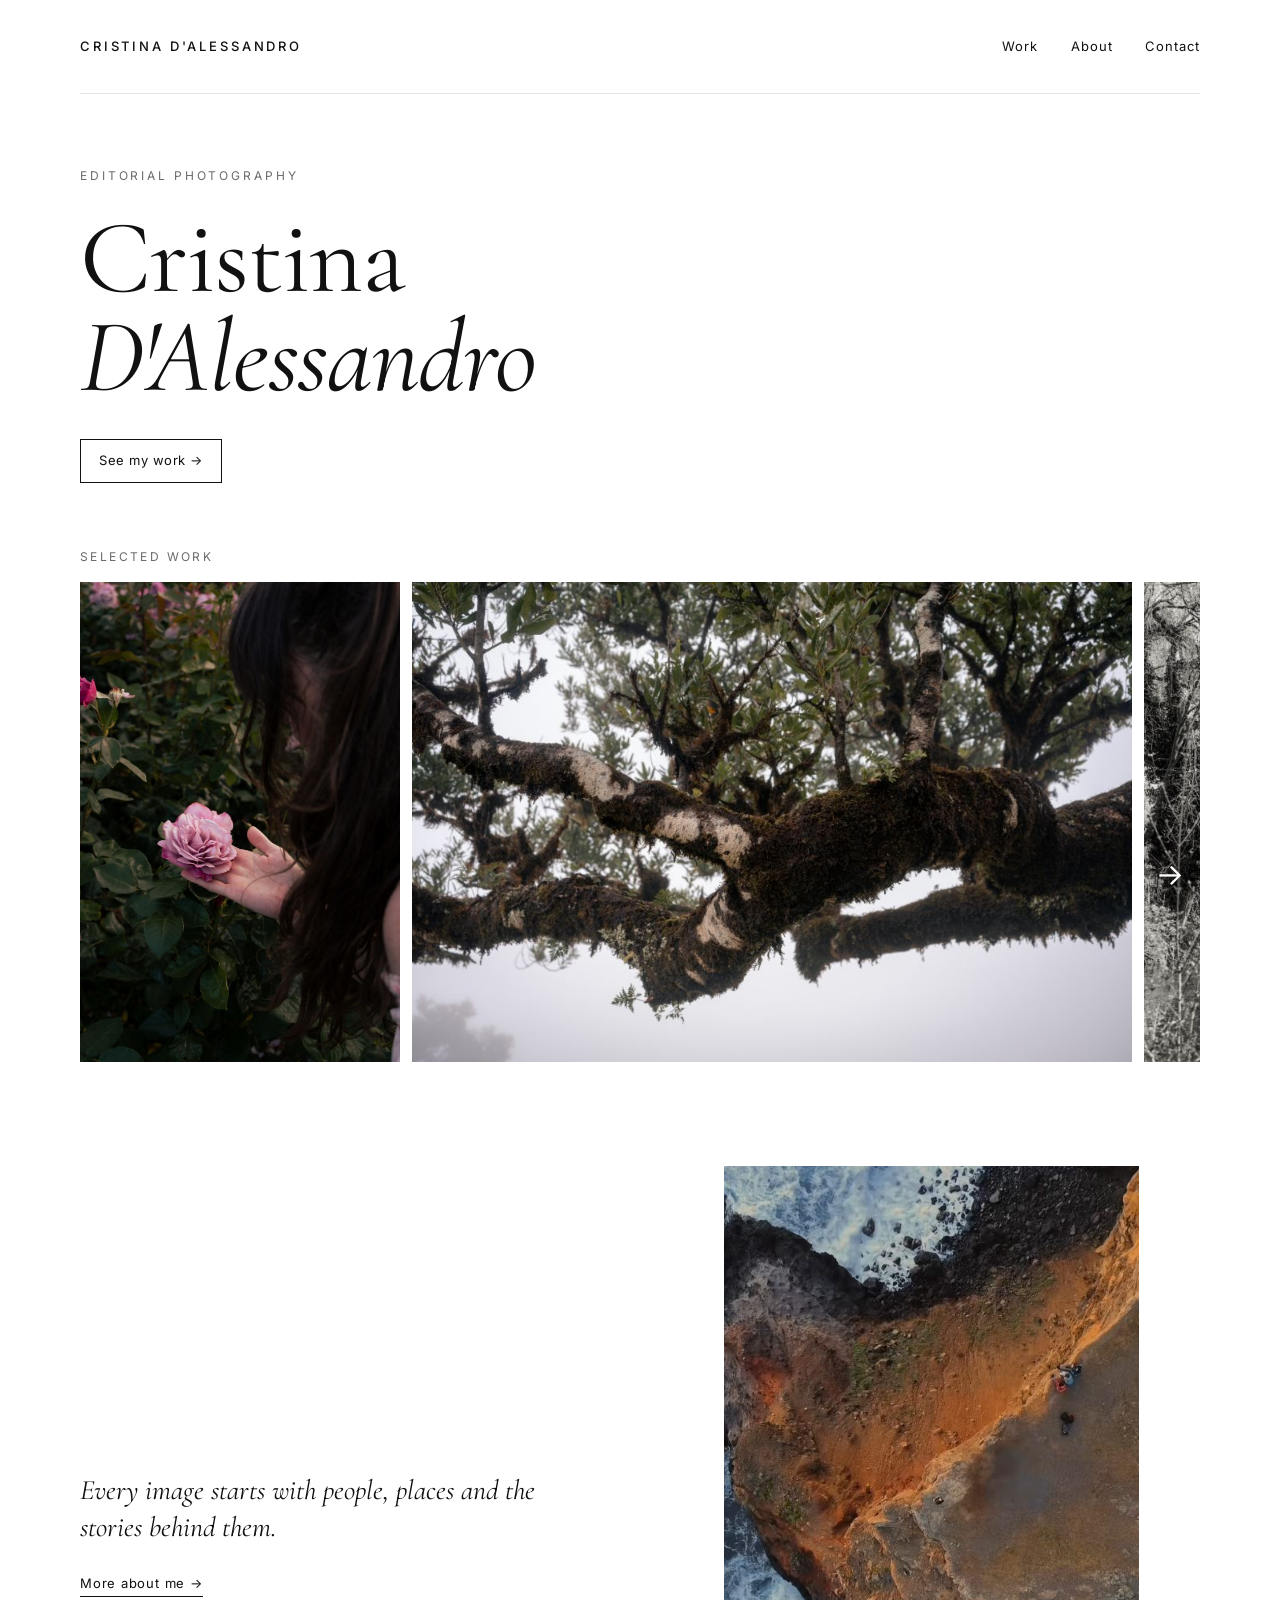
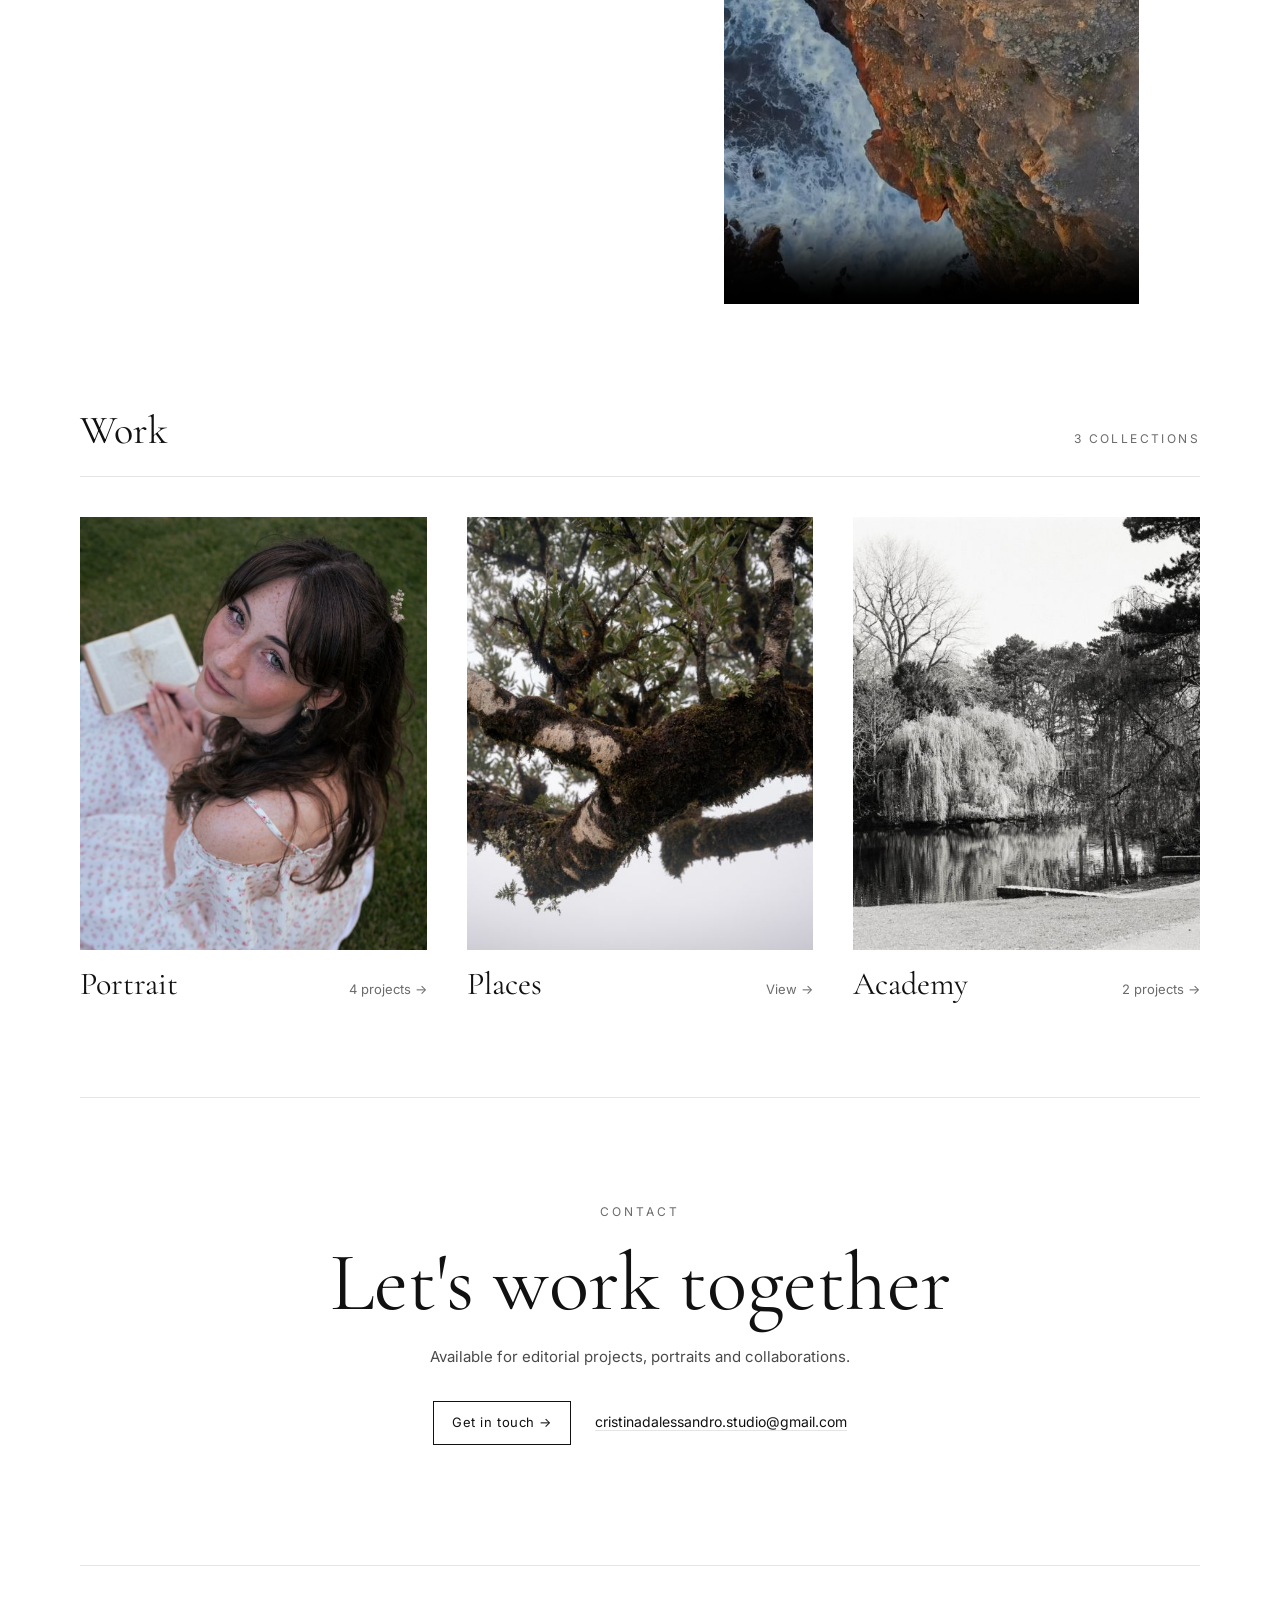
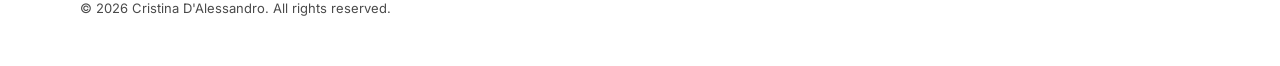
<file: index.html>
<!doctype html>
<html lang="en">
<head>
<meta charset="utf-8">
<meta name="viewport" content="width=device-width, initial-scale=1">
<title>Cristina D'Alessandro — Editorial photography</title>
<meta name="description" content="Portfolio of Cristina D'Alessandro: editorial photography, portraits and travel.">
<link rel="canonical" href="https://cristinadalessandro.com/">
<script type="application/ld+json">
{
  "@context": "https://schema.org",
  "@type": "Person",
  "name": "Cristina D'Alessandro",
  "jobTitle": "Photographer",
  "description": "Editorial photographer and videographer: portraits and travel.",
  "url": "https://cristinadalessandro.com/"
}
</script>
<meta property="og:title" content="Cristina D'Alessandro — Editorial photography">
<meta property="og:type" content="website">
<link rel="icon" type="image/png" sizes="32x32" href="assets/favicon-32.png?v=2">
<link rel="icon" type="image/png" sizes="512x512" href="assets/icon-512.png?v=2">
<link rel="apple-touch-icon" href="assets/apple-touch-icon.png?v=2">
<link rel="preconnect" href="https://fonts.googleapis.com">
<link rel="preconnect" href="https://fonts.gstatic.com" crossorigin>
<link href="https://fonts.googleapis.com/css2?family=Cormorant+Garamond:ital,wght@0,400;0,500;1,400&family=Inter:wght@400;500&display=swap" rel="stylesheet">
<link rel="stylesheet" href="assets/style.css?v=202611281725">
</head>
<body data-page="home">
<div class="wrap">
  <header class="top">
    <a class="brand" id="brand" href="./">Cristina D'Alessandro</a>
    <nav class="nav" id="nav" aria-label="Main menu"></nav>
  </header>

  <main>
    <section class="hero">
      <div class="hero-text">
        <p class="kicker" id="tagline"></p>
        <h1 class="display" id="name"></h1>
        <a class="btn-line cta" href="work.html">See my work →</a>
      </div>
    </section>

    <section class="strip side" id="strip" aria-label="Selected photos">
      <div class="strip-head">
        <span class="meta">Selected work</span>
        <span class="strip-arrows">
          <button type="button" class="arrow" id="strip-prev" aria-label="Scroll back">←</button>
          <button type="button" class="arrow" id="strip-next" aria-label="Scroll forward">→</button>
        </span>
      </div>
      <div class="strip-track" id="strip-track"></div>
    </section>

    <div class="duo" id="duo">
      <section class="statement" id="statement" hidden>
        <p id="statement-text"></p>
        <a class="statement-link" href="about.html">More about me →</a>
      </section>

      <figure class="feature" id="feature" hidden></figure>
    </div>

    <section aria-labelledby="lavori">
      <div class="section-head">
        <h2 id="lavori">Work</h2>
        <span class="meta" id="count"></span>
      </div>
      <div class="album-grid" id="albums"></div>
    </section>
    <section class="cta-end" aria-labelledby="cta-title">
      <p class="kicker">Contact</p>
      <h2 class="cta-title" id="cta-title">Let's work together</h2>
      <p class="cta-sub">Available for editorial projects, portraits and collaborations.</p>
      <div class="cta-links">
        <a class="btn-line" href="about.html#contact">Get in touch →</a>
        <span id="cta-direct"></span>
      </div>
    </section>
  </main>

  <footer class="footer" id="footer"></footer>
</div>

<div class="lb" id="lb" role="dialog" aria-modal="true" aria-label="Full-screen photo">
  <div class="lb-bar">
    <span id="lb-count"></span>
    <span class="lb-right">
      <a id="lb-link" href="./" hidden>View collection →</a>
      <button type="button" class="lb-btn" id="lb-close">Close ✕</button>
    </span>
  </div>
  <div class="lb-stage" id="lb-stage">
    <button type="button" class="lb-btn lb-prev" id="lb-prev" aria-label="Previous photo">←</button>
    <img id="lb-img" alt="">
    <button type="button" class="lb-btn lb-next" id="lb-next" aria-label="Next photo">→</button>
  </div>
  <p class="lb-cap" id="lb-cap"></p>
</div>
<script src="assets/site.js?v=202611281725"></script>
</body>
</html>
</file>
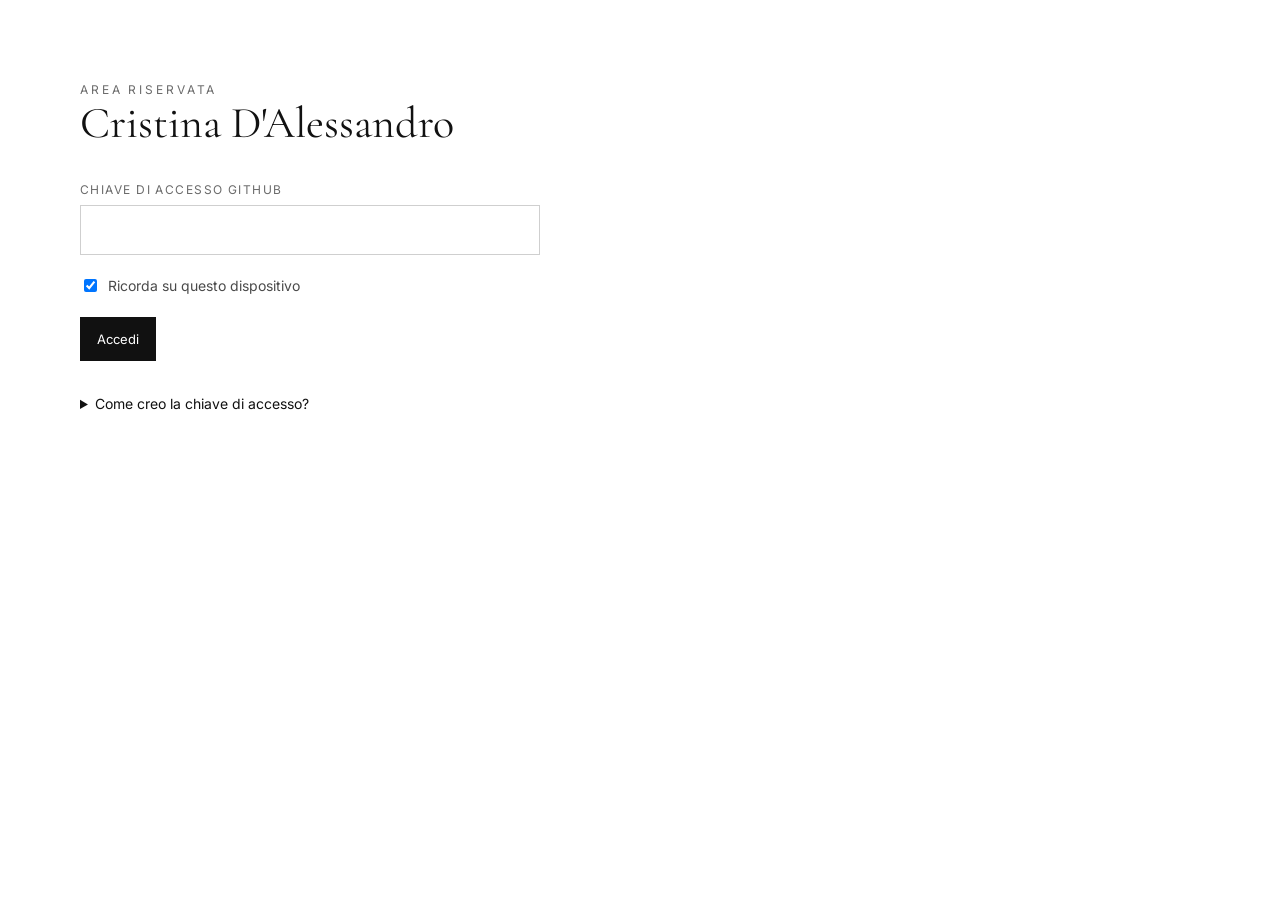
<file: admin/index.html>
<!doctype html>
<html lang="it">
<head>
<meta charset="utf-8">
<meta name="viewport" content="width=device-width, initial-scale=1">
<meta name="robots" content="noindex, nofollow">
<title>Area riservata — Cristina D'Alessandro</title>
<link rel="icon" type="image/png" sizes="32x32" href="../assets/favicon-32.png?v=2">
<link rel="icon" type="image/png" sizes="512x512" href="../assets/icon-512.png?v=2">
<link rel="apple-touch-icon" href="../assets/apple-touch-icon.png?v=2">
<link rel="preconnect" href="https://fonts.googleapis.com">
<link rel="preconnect" href="https://fonts.gstatic.com" crossorigin>
<link href="https://fonts.googleapis.com/css2?family=Cormorant+Garamond:ital,wght@0,400;1,400&family=Inter:wght@400;500&display=swap" rel="stylesheet">
<link rel="stylesheet" href="../assets/style.css?v=202611281725">
<style>
  body { padding-bottom: 120px; }
  .a-top { display: flex; flex-wrap: wrap; justify-content: space-between; align-items: center; gap: 12px 24px; padding: 24px 0; border-bottom: 1px solid var(--line); }
  .a-top .links { display: flex; flex-wrap: wrap; align-items: center; gap: 12px 24px; font-size: 13px; }
  .a-title { margin: 0; font-family: var(--serif); font-weight: 400; font-size: 44px; line-height: 1.1; }
  .storage { display: flex; align-items: center; gap: 10px; font-size: 12px; color: var(--muted); }
  .storage .bar { width: 120px; height: 4px; background: var(--line); }
  .storage .bar i { display: block; height: 100%; background: var(--ink); }
  .tabs { display: flex; gap: 8px; padding: 24px 0; }
  .tab { font: inherit; font-size: 13px; letter-spacing: 0.04em; padding: 10px 18px; min-height: 44px; border: 1px solid var(--line); background: #FFFFFF; color: var(--ink); cursor: pointer; }
  .tab[aria-selected="true"] { background: var(--ink); border-color: var(--ink); color: #FFFFFF; }
  .btn { font: inherit; font-size: 13px; padding: 10px 16px; min-height: 44px; border: 1px solid var(--ink); background: var(--ink); color: #FFFFFF; cursor: pointer; }
  .btn:hover { background: #333333; }
  .btn.ghost { background: #FFFFFF; color: var(--ink); }
  .btn.ghost:hover { background: #F4F4F4; }
  .btn.danger { background: #FFFFFF; color: #A61B1B; border-color: #A61B1B; }
  .btn.danger.armed { background: #A61B1B; color: #FFFFFF; }
  .btn:disabled { opacity: 0.5; cursor: default; }
  .sm { padding: 6px 10px; min-height: 36px; font-size: 12px; }
  label { display: block; font-size: 12px; letter-spacing: 0.12em; text-transform: uppercase; color: var(--muted); margin-bottom: 6px; }
  input[type="text"], input[type="password"], input[type="email"], input[type="tel"], textarea { width: 100%; font: inherit; font-size: 15px; padding: 12px 14px; border: 1px solid #CFCFCF; background: #FFFFFF; color: var(--ink); border-radius: 0; }
  select { width: 100%; font: inherit; font-size: 15px; padding: 12px 14px; border: 1px solid #CFCFCF; background: #FFFFFF; color: var(--ink); border-radius: 0; }
  input:focus, textarea:focus, select:focus { outline: 2px solid var(--ink); outline-offset: -1px; }
  textarea { min-height: 120px; resize: vertical; line-height: 1.6; }
  .field { margin-bottom: 20px; }
  .hint { font-size: 13px; color: var(--muted); margin: 6px 0 0; }
  .card-list { display: flex; flex-direction: column; border-top: 1px solid var(--line); }
  .a-row { display: flex; flex-wrap: wrap; align-items: center; gap: 16px; padding: 16px 0; border-bottom: 1px solid var(--line); }
  .a-row .thumb { width: 72px; height: 90px; background: var(--ph); flex: none; overflow: hidden; }
  .a-row .thumb img { width: 100%; height: 100%; object-fit: cover; }
  .a-row .info { flex: 1 1 200px; min-width: 0; }
  .a-row .name { font-family: var(--serif); font-size: 28px; line-height: 1.1; }
  .a-row .acts { display: flex; flex-wrap: wrap; gap: 8px; }
  .new-album { display: flex; flex-wrap: wrap; gap: 8px; margin-top: 24px; max-width: 520px; }
  .new-album input { flex: 1 1 220px; }
  .drop { border: 1px dashed #9A9A9A; padding: 32px 20px; text-align: center; margin: 8px 0 24px; }
  .drop.over { background: #F6F6F6; border-color: var(--ink); }
  .drop p { margin: 0 0 12px; color: var(--soft); }
  .photos { display: grid; grid-template-columns: repeat(auto-fill, minmax(170px, 1fr)); gap: 20px; }
  .ph { display: flex; flex-direction: column; gap: 8px; }
  .ph .img { position: relative; aspect-ratio: 1; background: var(--ph); overflow: hidden; }
  .ph .img img { width: 100%; height: 100%; object-fit: cover; }
  .ph .img { cursor: grab; -webkit-user-select: none; user-select: none; -webkit-touch-callout: none; }
  .ph.drag-src { opacity: 0.25; }
  .drag-ghost { position: fixed; left: 0; top: 0; z-index: 100; pointer-events: none; overflow: hidden; background: var(--ph); box-shadow: 0 18px 40px rgba(0, 0, 0, 0.28); opacity: 0.95; }
  .drag-ghost img { width: 100%; height: 100%; object-fit: cover; }
  .drag-ghost .badge { display: none; }
  body.dragging, body.dragging * { cursor: grabbing !important; -webkit-user-select: none; user-select: none; }
  .badge { position: absolute; left: 6px; top: 6px; background: var(--ink); color: #FFFFFF; font-size: 11px; padding: 3px 7px; letter-spacing: 0.04em; }
  .badge.b2 { top: 30px; background: #FFFFFF; color: var(--ink); }
  .ph .acts { display: flex; flex-wrap: wrap; gap: 6px; }
  .ph input { font-size: 13px; padding: 8px 10px; }
  .savebar { position: fixed; left: 0; right: 0; bottom: 0; background: #FFFFFF; border-top: 1px solid var(--ink); z-index: 40; }
  .savebar .wrap { display: flex; flex-wrap: wrap; align-items: center; justify-content: space-between; gap: 12px; padding-top: 14px; padding-bottom: 14px; }
  .status { font-size: 14px; color: var(--soft); }
  .login { max-width: 460px; padding: 80px 0; }
  .login details { margin-top: 32px; font-size: 14px; color: var(--soft); }
  .login summary { cursor: pointer; color: var(--ink); }
  .login ol { padding-left: 20px; line-height: 1.7; }
  .err { color: #A61B1B; font-size: 14px; margin: 12px 0 0; }
  .check { display: flex; gap: 8px; align-items: center; font-size: 14px; color: var(--soft); margin: 12px 0 20px; text-transform: none; letter-spacing: 0; }
  .two { display: grid; grid-template-columns: repeat(auto-fit, minmax(240px, 1fr)); gap: 0 24px; }
  .back-btn { font: inherit; font-size: 13px; color: var(--muted); background: none; border: 0; padding: 8px 0; min-height: 44px; cursor: pointer; }
</style>
</head>
<body>
<div class="wrap">

  <section class="login" id="login" hidden>
    <p class="kicker">Area riservata</p>
    <h1 class="a-title">Cristina D'Alessandro</h1>
    <form id="login-form" style="margin-top: 32px">
      <div class="field">
        <label for="token">Chiave di accesso GitHub</label>
        <input type="password" id="token" autocomplete="current-password" required>
      </div>
      <label class="check"><input type="checkbox" id="remember" checked> Ricorda su questo dispositivo</label>
      <button class="btn" type="submit">Accedi</button>
      <p class="err" id="login-err" role="alert"></p>
    </form>
    <details>
      <summary>Come creo la chiave di accesso?</summary>
      <ol>
        <li>Su GitHub, entra con l'account <strong>cristinadalessandro</strong>.</li>
        <li>Foto profilo → <strong>Settings</strong> → <strong>Developer settings</strong> → <strong>Personal access tokens</strong> → <strong>Fine-grained tokens</strong> → <strong>Generate new token</strong>.</li>
        <li>Nome: "Area riservata sito". Scadenza: la più lunga disponibile.</li>
        <li><strong>Repository access</strong>: Only select repositories → <strong>cristinadalessandro.github.io</strong>.</li>
        <li><strong>Permissions</strong> → Repository permissions → <strong>Contents</strong>: Read and write.</li>
        <li>Tocca <strong>Generate token</strong>, copia la chiave e incollala qui sopra. Non darla a nessuno.</li>
      </ol>
    </details>
  </section>

  <div id="app" hidden>
    <header class="a-top">
      <div>
        <p class="kicker">Area riservata</p>
        <span class="a-title" style="font-size: 32px">Cristina D'Alessandro</span>
      </div>
      <div class="links">
        <div class="storage" id="storage"></div>
        <a href="../" target="_blank" rel="noopener">Vedi il sito ↗</a>
        <button class="btn ghost sm" type="button" id="logout">Esci</button>
      </div>
    </header>
    <div class="tabs" role="tablist">
      <button class="tab" role="tab" type="button" data-tab="albums" aria-selected="true">Cartelle e foto</button>
      <button class="tab" role="tab" type="button" data-tab="texts" aria-selected="false">Testi e contatti</button>
    </div>
    <main id="view"></main>
  </div>

</div>

<div class="savebar" id="savebar" hidden>
  <div class="wrap">
    <span class="status" id="status" role="status">Hai modifiche non salvate.</span>
    <button class="btn" type="button" id="save">Salva e pubblica</button>
  </div>
</div>

<script src="admin.js?v=202611281725"></script>
</body>
</html>
</file>
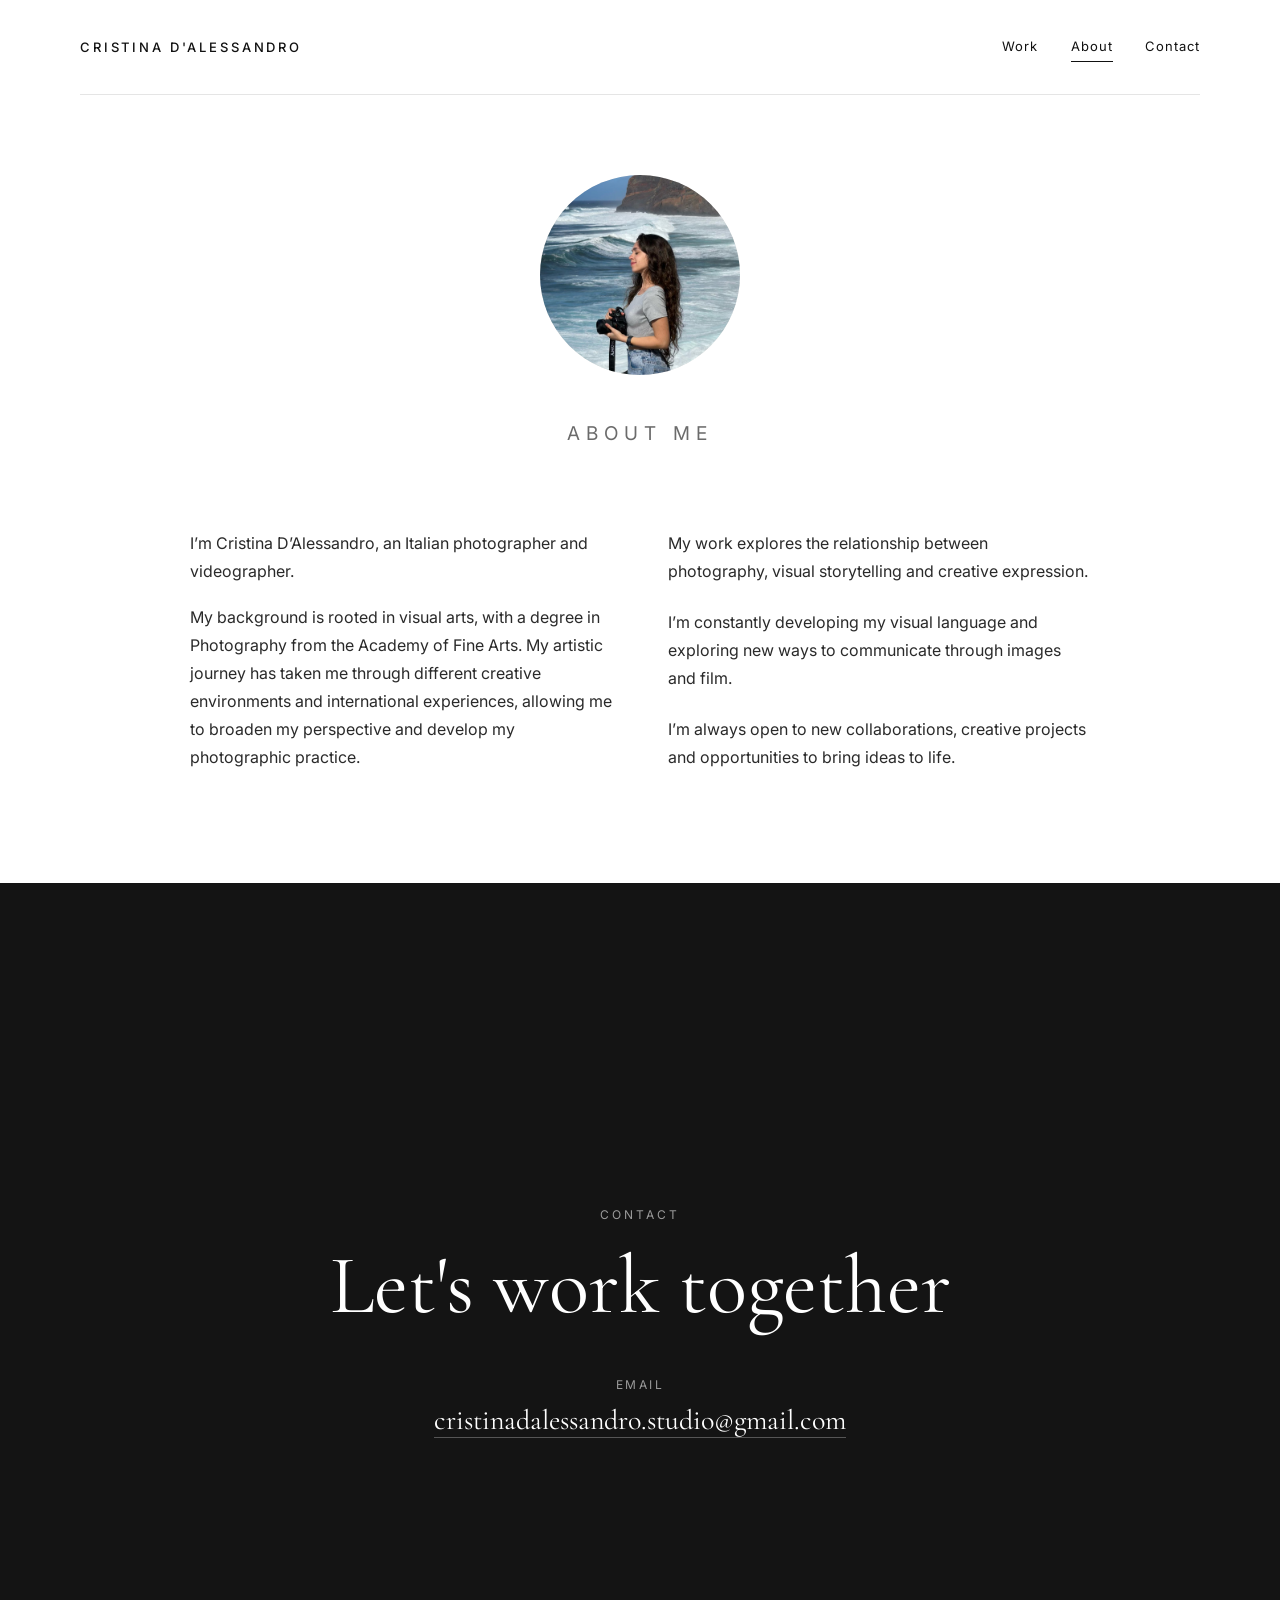
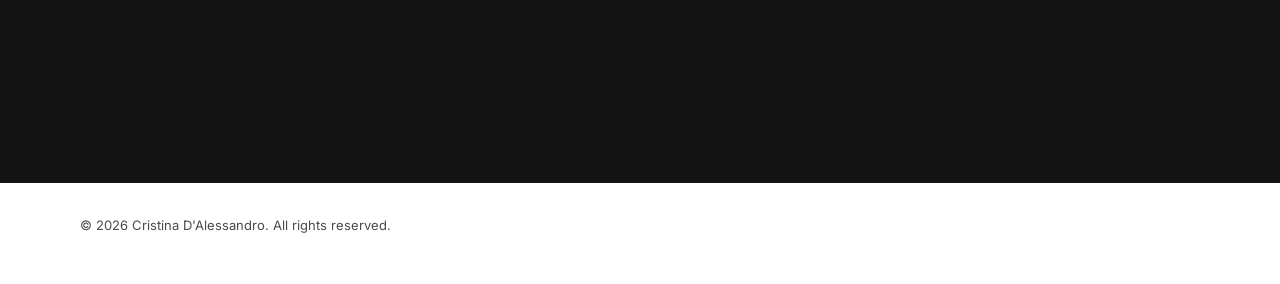
<file: about.html>
<!doctype html>
<html lang="en">
<head>
<meta charset="utf-8">
<meta name="viewport" content="width=device-width, initial-scale=1">
<title>About — Cristina D'Alessandro</title>
<meta name="description" content="About Cristina D'Alessandro and how to get in touch.">
<link rel="canonical" href="https://cristinadalessandro.com/about.html">
<link rel="icon" type="image/png" sizes="32x32" href="assets/favicon-32.png?v=2">
<link rel="icon" type="image/png" sizes="512x512" href="assets/icon-512.png?v=2">
<link rel="apple-touch-icon" href="assets/apple-touch-icon.png?v=2">
<link rel="preconnect" href="https://fonts.googleapis.com">
<link rel="preconnect" href="https://fonts.gstatic.com" crossorigin>
<link href="https://fonts.googleapis.com/css2?family=Cormorant+Garamond:ital,wght@0,400;0,500;1,400&family=Inter:wght@400;500&display=swap" rel="stylesheet">
<link rel="stylesheet" href="assets/style.css?v=202611281725">
</head>
<body data-page="about">
<div class="wrap">
  <header class="top">
    <a class="brand" id="brand" href="./">Cristina D'Alessandro</a>
    <nav class="nav" id="nav" aria-label="Main menu"></nav>
  </header>

  <main>
    <section class="about-head" aria-labelledby="t-about">
      <div class="avatar" id="avatar" hidden></div>
      <h1 class="kicker about-kicker" id="t-about">About me</h1>
    </section>

    <section class="about-band" aria-label="Biography">
      <div class="bio" id="bio"></div>
    </section>

    <section class="contact-block" id="contact" aria-labelledby="t-contatti">
      <p class="kicker">Contact</p>
      <h2 class="cta-title" id="t-contatti">Let's work together</h2>
      <ul class="contacts" id="contacts"></ul>
    </section>
  </main>

  <footer class="footer" id="footer"></footer>
</div>
<script src="assets/site.js?v=202611281725"></script>
</body>
</html>
</file>
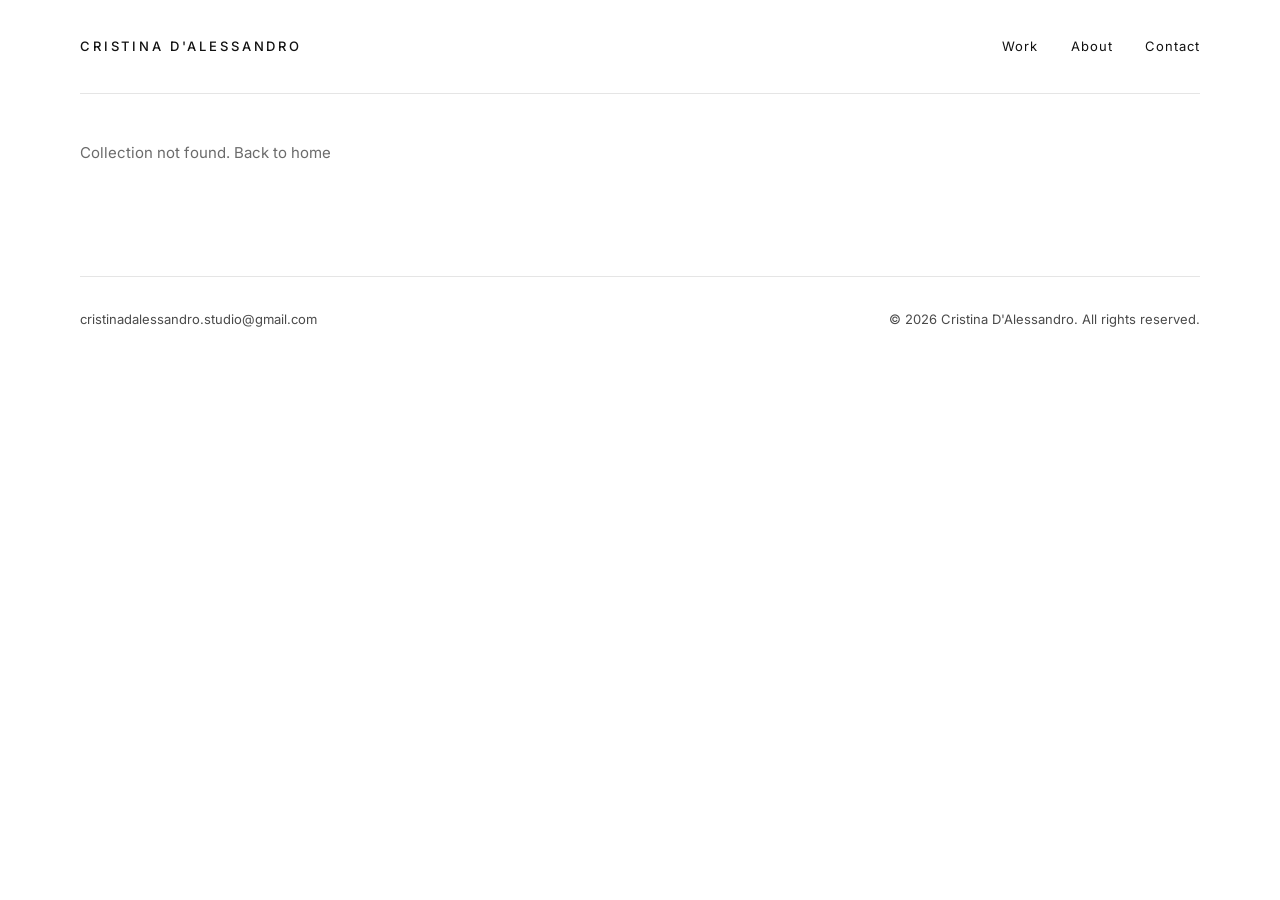
<file: album.html>
<!doctype html>
<html lang="en">
<head>
<meta charset="utf-8">
<meta name="viewport" content="width=device-width, initial-scale=1">
<title>Cristina D'Alessandro — Portfolio</title>
<meta name="description" content="Portfolio of Cristina D'Alessandro: editorial photography.">
<link rel="icon" type="image/png" sizes="32x32" href="assets/favicon-32.png?v=2">
<link rel="icon" type="image/png" sizes="512x512" href="assets/icon-512.png?v=2">
<link rel="apple-touch-icon" href="assets/apple-touch-icon.png?v=2">
<link rel="preconnect" href="https://fonts.googleapis.com">
<link rel="preconnect" href="https://fonts.gstatic.com" crossorigin>
<link href="https://fonts.googleapis.com/css2?family=Cormorant+Garamond:ital,wght@0,400;0,500;1,400&family=Inter:wght@400;500&display=swap" rel="stylesheet">
<link rel="stylesheet" href="assets/style.css?v=202611281725">
</head>
<body data-page="album">
<div class="wrap">
  <header class="top">
    <a class="brand" id="brand" href="./">Cristina D'Alessandro</a>
    <nav class="nav" id="nav" aria-label="Main menu"></nav>
  </header>

  <main id="album">
    <div class="album-head">
      <a class="back" id="back" href="work.html">← All work</a>
      <h1 class="album-title" id="atitle"></h1>
      <p class="album-desc" id="adesc" hidden></p>
      <div class="album-tools">
        <span class="meta" id="acount"></span>
        <button type="button" class="btn-line" id="share">Share</button>
      </div>
    </div>
    <div id="grid"></div>
  </main>

  <footer class="footer" id="footer"></footer>
</div>

<div class="lb" id="lb" role="dialog" aria-modal="true" aria-label="Full-screen photo">
  <div class="lb-bar">
    <span id="lb-count"></span>
    <button type="button" class="lb-btn" id="lb-close">Close ✕</button>
  </div>
  <div class="lb-stage" id="lb-stage">
    <button type="button" class="lb-btn lb-prev" id="lb-prev" aria-label="Previous photo">←</button>
    <img id="lb-img" alt="">
    <button type="button" class="lb-btn lb-next" id="lb-next" aria-label="Next photo">→</button>
  </div>
  <p class="lb-cap" id="lb-cap"></p>
</div>
<script src="assets/site.js?v=202611281725"></script>
</body>
</html>
</file>
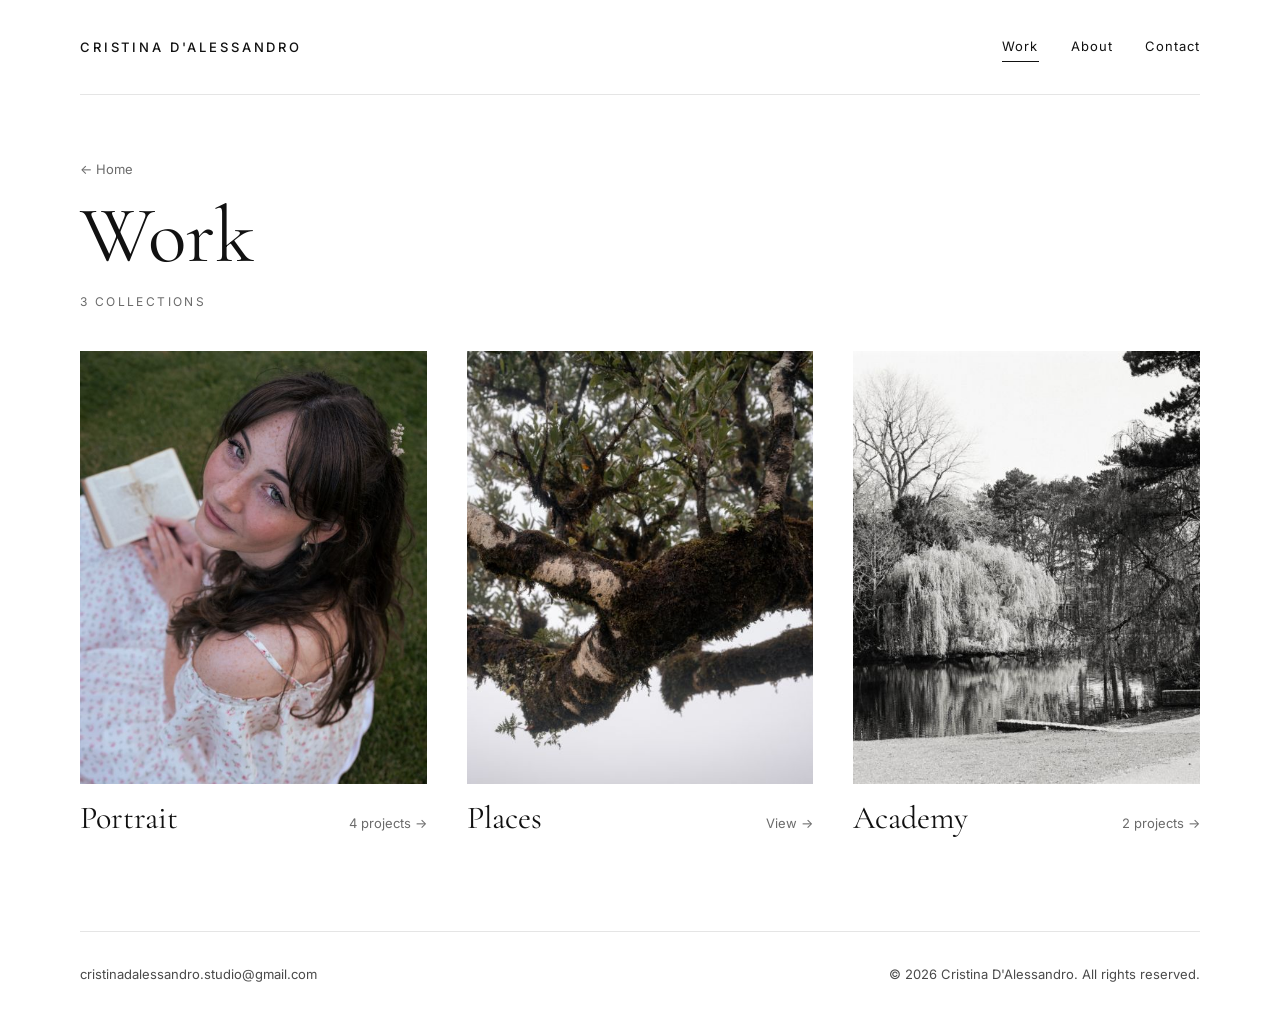
<file: work.html>
<!doctype html>
<html lang="en">
<head>
<meta charset="utf-8">
<meta name="viewport" content="width=device-width, initial-scale=1">
<title>Work — Cristina D'Alessandro</title>
<meta name="description" content="Work by Cristina D'Alessandro: editorial photography, portraits and travel.">
<link rel="canonical" href="https://cristinadalessandro.com/work.html">
<link rel="icon" type="image/png" sizes="32x32" href="assets/favicon-32.png?v=2">
<link rel="icon" type="image/png" sizes="512x512" href="assets/icon-512.png?v=2">
<link rel="apple-touch-icon" href="assets/apple-touch-icon.png?v=2">
<link rel="preconnect" href="https://fonts.googleapis.com">
<link rel="preconnect" href="https://fonts.gstatic.com" crossorigin>
<link href="https://fonts.googleapis.com/css2?family=Cormorant+Garamond:ital,wght@0,400;0,500;1,400&family=Inter:wght@400;500&display=swap" rel="stylesheet">
<link rel="stylesheet" href="assets/style.css?v=202611281725">
</head>
<body data-page="work">
<div class="wrap">
  <header class="top">
    <a class="brand" id="brand" href="./">Cristina D'Alessandro</a>
    <nav class="nav" id="nav" aria-label="Main menu"></nav>
  </header>

  <main>
    <div class="album-head">
      <a class="back" href="./">← Home</a>
      <h1 class="album-title">Work</h1>
      <span class="meta" id="count"></span>
    </div>
    <div class="album-grid" id="albums"></div>
  </main>

  <footer class="footer" id="footer"></footer>
</div>
<script src="assets/site.js?v=202611281725"></script>
</body>
</html>
</file>
<file: assets/style.css>
:root {
  --ink: #111111;
  --soft: #4A4A4A;
  --muted: #6B6B6B;
  --line: #E5E5E5;
  --ph: #ECEAE6;
  --serif: 'Cormorant Garamond', Georgia, 'Times New Roman', serif;
  --sans: 'Inter', system-ui, -apple-system, 'Segoe UI', sans-serif;
}

* { box-sizing: border-box; }
html { -webkit-text-size-adjust: 100%; }
body { margin: 0; background: #FFFFFF; color: var(--ink); font-family: var(--sans); font-size: 15px; line-height: 1.6; }
a { color: inherit; text-decoration: none; }
/* Foto e video non si salvano col tasto destro, la pressione lunga o il trascinamento */
img, video { -webkit-user-drag: none; user-drag: none; -webkit-touch-callout: none; -webkit-user-select: none; user-select: none; }
a:hover { color: var(--muted); }
img { display: block; max-width: 100%; }
[hidden] { display: none !important; }

.wrap { max-width: 1200px; margin: 0 auto; padding: 0 40px; }
@media (max-width: 640px) { .wrap { padding: 0 20px; } }

/* Testata */
.top { display: flex; flex-wrap: wrap; justify-content: space-between; align-items: center; gap: 16px; padding: 32px 0; border-bottom: 1px solid var(--line); }
.brand { font-size: 13px; letter-spacing: 0.22em; text-transform: uppercase; font-weight: 500; }
.nav { display: flex; flex-wrap: wrap; gap: 10px 32px; font-size: 13px; letter-spacing: 0.08em; }
.nav a { padding: 4px 0; }
.nav a[aria-current="page"] { border-bottom: 1px solid var(--ink); }
.menu-btn { display: none; }
@media (max-width: 640px) {
  .top { position: relative; flex-wrap: nowrap; padding: 26px 0; }
  .menu-btn { display: flex; flex-direction: column; justify-content: center; gap: 7px; width: 44px; height: 44px; margin: -12px -10px -12px 0; padding: 0 10px; background: none; border: 0; cursor: pointer; color: var(--ink); }
  .menu-btn span { display: block; height: 1px; background: currentColor; transition: transform 0.25s ease; }
  .top.open .menu-btn span:first-child { transform: translateY(4px) rotate(45deg); }
  .top.open .menu-btn span:last-child { transform: translateY(-4px) rotate(-45deg); }
  .nav { display: none; position: absolute; left: 0; right: 0; top: 100%; z-index: 50; min-height: 100vh; flex-direction: column; gap: 0; padding: 16px 0 0; background: #FFFFFF; font-family: var(--serif); font-size: 34px; letter-spacing: 0; line-height: 1.2; }
  .top.open .nav { display: flex; }
  .top .nav a { padding: 14px 0; border-bottom: 1px solid var(--line); }
  .top .nav a[aria-current="page"] { font-style: italic; border-bottom-color: var(--line); }
  /* Homepage: monogramma a sinistra e menu sulla stessa riga, niente icona */
  body[data-page="home"] .menu-btn { display: none; }
  body[data-page="home"] .nav { display: flex; position: static; min-height: 0; flex-direction: row; gap: 22px; padding: 0; background: none; font-family: var(--sans); font-size: 13px; letter-spacing: 0.08em; line-height: 1.6; }
  body[data-page="home"] .top .nav a { padding: 4px 0; border-bottom: 0; }
  body[data-page="home"] .brand { font-size: 15px; letter-spacing: 0.18em; }
  body[data-page="home"] .brand-full { display: none; }
  body[data-page="home"] .brand-short { display: inline; }
}
.brand-short { display: none; }

/* Homepage */
.kicker { margin: 0; font-size: 12px; letter-spacing: 0.24em; text-transform: uppercase; color: var(--muted); }
.display { margin: 0; font-family: var(--serif); font-weight: 400; font-size: clamp(56px, 9vw, 104px); line-height: 0.95; letter-spacing: -0.01em; }
.display em { font-style: italic; }
.hero { display: flex; flex-wrap: wrap; justify-content: space-between; align-items: flex-end; gap: 40px; padding: 72px 0 64px; }
.hero-text { display: flex; flex-direction: column; gap: 24px; flex: 1 1 420px; min-width: 0; }
.intro { margin: 0; max-width: 380px; color: var(--soft); }
.cta { align-self: flex-start; display: inline-flex; align-items: center; margin-top: 8px; padding: 12px 22px; letter-spacing: 0.06em; }
.portrait-frame { width: clamp(150px, 20vw, 240px); aspect-ratio: 4 / 5; background: var(--ph); overflow: hidden; flex: none; }
.portrait-frame img { width: 100%; height: 100%; object-fit: cover; }
@media (max-width: 640px) {
  .hero { padding: 48px 0 40px; gap: 28px; }
  .portrait-frame { width: 150px; }
}

/* Caselle con le foto mischiate */
.selection { padding-bottom: 96px; }

/* Striscia orizzontale in homepage */
.strip { padding-bottom: 104px; }
.strip-head { display: flex; justify-content: space-between; align-items: center; margin-bottom: 16px; }
.strip-arrows { display: flex; gap: 8px; }
.arrow { font: inherit; font-size: 24px; line-height: 1; width: 44px; height: 44px; border: 0; background: none; color: var(--ink); cursor: pointer; transition: opacity 0.2s, transform 0.2s; }
.arrow:hover { transform: translateX(var(--nudge, 0)); }
#strip-prev { --nudge: -3px; }
#strip-next { --nudge: 3px; }
.arrow:disabled { opacity: 0.25; cursor: default; transform: none; }
/* Variante: frecce ai lati della galleria, sopra le foto */
.strip.side { position: relative; }
.strip.side .strip-arrows { position: absolute; left: 0; right: 0; top: calc(50% + 18px); transform: translateY(-50%); justify-content: space-between; pointer-events: none; z-index: 2; }
.strip.side .arrow { pointer-events: auto; color: #FFFFFF; font-size: 30px; text-shadow: 0 1px 3px rgba(0, 0, 0, 0.45), 0 0 14px rgba(0, 0, 0, 0.45); margin: 0 8px; }
.strip.side .arrow:disabled { opacity: 0; }
.strip-track { display: flex; gap: 12px; overflow-x: auto; scroll-snap-type: x mandatory; scrollbar-width: none; -webkit-overflow-scrolling: touch; }
.strip-track::-webkit-scrollbar { display: none; }
.strip-item { flex: none; height: 480px; padding: 0; border: 0; background: var(--ph); scroll-snap-align: start; cursor: zoom-in; overflow: hidden; }
.strip-item img { width: 100%; height: 100%; object-fit: cover; transition: opacity 0.3s; }
.strip-item:hover img { opacity: 0.9; }
@media (max-width: 900px) { .strip-item { height: 380px; } }
@media (max-width: 560px) { .strip-item { height: 300px; } .strip { padding-bottom: 72px; } }

/* Frase */
.statement { padding: 0 0 104px; display: flex; flex-direction: column; align-items: center; gap: 24px; }
.statement-link { font-size: 13px; letter-spacing: 0.06em; border-bottom: 1px solid var(--ink); padding-bottom: 2px; }
.statement p { margin: 0; max-width: 860px; text-align: center; font-family: var(--serif); font-style: italic; font-weight: 400; font-size: clamp(22px, 2.8vw, 36px); line-height: 1.3; text-wrap: balance; white-space: pre-line; }
@media (max-width: 560px) { .statement { padding-bottom: 72px; } }

/* Foto grande */
.feature { margin: 0 0 104px; }
.feature img { width: 100%; height: auto; max-height: 88vh; object-fit: cover; }
.feature-video { display: block; width: 100%; height: auto; max-height: 88vh; object-fit: cover; background: var(--ph); }
/* Video verticale: nel suo formato, senza tagli, centrato */
.feature.vertical { display: flex; flex-direction: column; align-items: center; }
.feature.vertical .feature-video { width: auto; height: min(82vh, 880px); max-height: none; max-width: 100%; }
@media (max-width: 560px) { .feature.vertical .feature-video { width: 100%; height: auto; } }
/* Variante: frase a sinistra e video verticale a destra */
.duo.side { display: grid; grid-template-columns: minmax(0, 1fr) minmax(0, 1fr); gap: 48px; align-items: center; margin-bottom: 104px; }
.duo.side .statement { padding: 0; justify-content: flex-start; }
.duo.side .statement { flex-direction: column; align-items: flex-start; gap: 28px; }
.duo.side .statement p { text-align: left; max-width: 480px; font-size: clamp(22px, 2.2vw, 28px); }
.duo.side .feature { margin: 0; align-items: center; }
@media (max-width: 800px) { .duo.side { display: block; } .duo.side .statement { padding-bottom: 56px; align-items: center; } .duo.side .statement p { text-align: center; max-width: none; font-size: 21px; } .duo.side .feature { align-items: center; } }
@media (max-width: 560px) { .statement p { font-size: 21px; } }
.feature figcaption { margin-top: 12px; font-size: 12px; letter-spacing: 0.2em; text-transform: uppercase; color: var(--muted); }
@media (max-width: 560px) { .feature { margin-bottom: 72px; } }
.chips { display: flex; flex-wrap: wrap; gap: 8px; margin-bottom: 20px; }
.chips:empty { display: none; }
.chip { font: inherit; font-size: 12px; letter-spacing: 0.14em; text-transform: uppercase; padding: 8px 16px; min-height: 40px; border: 1px solid var(--line); background: #FFFFFF; color: var(--ink); cursor: pointer; }
.chip:hover { border-color: var(--ink); }
.chip[aria-pressed="true"] { background: var(--ink); border-color: var(--ink); color: #FFFFFF; }
/* Righe "giustificate": ogni riga ha la stessa altezza e ogni foto il suo formato */
.mosaic { --rh: 300px; display: flex; flex-wrap: wrap; gap: 10px; }
.mosaic::after { content: ''; flex-grow: 999999; }
@media (max-width: 900px) { .mosaic { --rh: 220px; } }
@media (max-width: 560px) {
  /* Sul telefono: due colonne, ogni foto col suo formato */
  .mosaic { display: block; columns: 2; column-gap: 6px; }
  .mosaic::after { display: none; }
  .mosaic .tile { width: 100%; margin: 0 0 6px; break-inside: avoid; }
}
.tile { position: relative; display: block; flex-grow: var(--r); width: calc(var(--r) * var(--rh)); padding: 0; border: 0; overflow: hidden; background: var(--ph); cursor: zoom-in; }
.tile i { display: block; padding-bottom: calc(100% / var(--r)); }
.tile img { position: absolute; inset: 0; width: 100%; height: 100%; object-fit: cover; transition: transform 0.6s ease, opacity 0.3s; }
.tile:hover img { transform: scale(1.03); }
.tile .lab { position: absolute; left: 8px; bottom: 8px; background: rgba(255, 255, 255, 0.94); color: var(--ink); font-size: 11px; letter-spacing: 0.16em; text-transform: uppercase; padding: 4px 8px; opacity: 0; transition: opacity 0.25s; }
.tile:hover .lab, .tile:focus-visible .lab { opacity: 1; }
@media (hover: none) { .tile .lab { opacity: 1; font-size: 10px; } }
.frame { aspect-ratio: 4 / 5; background: var(--ph); overflow: hidden; }
.frame img { width: 100%; height: 100%; object-fit: cover; transition: opacity 0.3s; }

.section-head { display: flex; justify-content: space-between; align-items: baseline; gap: 16px; padding-bottom: 24px; border-bottom: 1px solid var(--line); margin-bottom: 40px; }
.section-head h2, .h2 { margin: 0; font-family: var(--serif); font-weight: 400; font-size: 40px; line-height: 1.1; }
.meta { font-size: 12px; letter-spacing: 0.2em; text-transform: uppercase; color: var(--muted); }

.album-grid { display: grid; grid-template-columns: repeat(auto-fit, minmax(280px, 1fr)); gap: 40px; padding-bottom: 96px; }
.album-card { display: flex; flex-direction: column; gap: 16px; }
.album-card:hover { color: var(--ink); }
.album-card:hover .frame img { opacity: 0.9; }
.album-card .row { display: flex; justify-content: space-between; align-items: baseline; gap: 12px; }
.album-card .t { font-family: var(--serif); font-size: 32px; line-height: 1.1; }
.album-card .go { font-size: 13px; color: var(--muted); white-space: nowrap; }
.album-grid.projects { grid-template-columns: repeat(auto-fill, minmax(260px, 1fr)); }
.card-year { margin-top: -8px; }
.project-grid { padding-bottom: 96px; }
.mosaic.wide { --rh: 350px; gap: 12px; }
@media (max-width: 900px) { .mosaic.wide { --rh: 240px; } }
@media (max-width: 560px) { .mosaic.wide { display: flex; flex-direction: column; columns: auto; gap: 8px; } .mosaic.wide .tile { width: 100%; margin: 0; flex-grow: 0; } }

/* Invito a contattare in fondo alla homepage */
.cta-end { display: flex; flex-direction: column; align-items: center; text-align: center; gap: 20px; padding: 104px 0 120px; border-top: 1px solid var(--line); }
.cta-title { margin: 0; font-family: var(--serif); font-weight: 400; font-size: clamp(44px, 6.5vw, 84px); line-height: 1; }
.cta-sub { margin: 0; max-width: 460px; color: var(--soft); }
.cta-links { display: flex; flex-wrap: wrap; justify-content: center; align-items: center; gap: 16px 24px; margin-top: 12px; font-size: 14px; }
#cta-direct a { border-bottom: 1px solid var(--line); }
@media (max-width: 560px) {
  .cta-end { padding: 72px 0 88px; }
  .cta-links { flex-direction: column; gap: 22px; }
  #cta-direct { display: flex; flex-direction: column; align-items: center; gap: 12px; }
  #cta-direct span[aria-hidden] { display: none; }
}

/* Piè di pagina */
.footer { display: flex; flex-wrap: wrap; justify-content: space-between; gap: 16px; padding: 32px 0 48px; border-top: 1px solid var(--line); font-size: 13px; color: var(--soft); }

/* Pagina cartella */
.album-head { padding: 64px 0 40px; display: flex; flex-direction: column; gap: 16px; }
.back { font-size: 13px; color: var(--muted); }
.album-title { margin: 0; font-family: var(--serif); font-weight: 400; font-size: clamp(48px, 7vw, 80px); line-height: 1; }
.album-desc { margin: 0; max-width: 560px; color: var(--soft); white-space: pre-line; }
.album-desc.clamp { display: -webkit-box; -webkit-box-orient: vertical; -webkit-line-clamp: 4; line-clamp: 4; overflow: hidden; }
.more { align-self: flex-start; margin-top: -8px; padding: 0; font: inherit; font-size: 13px; color: var(--ink); background: none; border: 0; border-bottom: 1px solid var(--ink); cursor: pointer; }
.more:hover { color: var(--muted); border-color: var(--muted); }
/* Poche foto: riempiono la riga invece di restare piccole */
.mosaic.few::after { display: none; }
.mosaic.few .tile:only-child { flex-grow: 0; width: min(100%, calc(var(--r) * 560px)); }
@media (max-width: 560px) { .mosaic.few { display: flex; flex-direction: column; columns: auto; gap: 8px; } .mosaic.few .tile { width: 100%; margin: 0; flex-grow: 0; } }
/* Galleria "a libro" (Travel): impaginazione a ritmo, con tanto bianco */
.book { padding-top: 24px; }
.bk-row { display: flex; gap: 12px; margin: 0 auto 48px; }
.bk-row .tile { flex: var(--r) 1 0; width: auto; }
.bk-row.full { width: 74%; }
.bk-row.offset-l { width: 52%; margin-left: 13%; }
.bk-row.offset-r { width: 52%; margin-right: 13%; }
.bk-row.pair { width: 58%; }
.bk-row.mix { width: 86%; }
.bk-row.solo { width: 30%; }
@media (max-width: 760px) {
  .bk-row { gap: 6px; margin-bottom: 40px; }
  .bk-row.full { width: 100%; }
  .bk-row.offset-l, .bk-row.offset-r { width: 86%; margin-left: 0; margin-right: 0; }
  .bk-row.offset-r { margin-left: auto; }
  .bk-row.pair, .bk-row.mix { width: 100%; }
  .bk-row.solo { width: 72%; }
}
/* Travel a capitoli */
.chapter { padding-top: 24px; }
.chapter + .chapter { margin-top: 40px; padding-top: 72px; border-top: 1px solid var(--line); }
.ch-head { display: flex; flex-direction: column; align-items: center; text-align: center; gap: 10px; margin-bottom: 48px; }
.ch-title { margin: 0; font-family: var(--serif); font-weight: 400; font-size: clamp(36px, 4.4vw, 56px); line-height: 1.05; }
.ch-desc { margin: 4px 0 0; max-width: 520px; color: var(--soft); white-space: pre-line; }
.chapter .book { padding-top: 0; }
@media (max-width: 760px) { .chapter + .chapter { margin-top: 16px; padding-top: 48px; } .ch-head { margin-bottom: 32px; } }
/* Esposizione, sotto le foto del progetto */
.exhibition { display: flex; flex-direction: column; gap: 16px; padding-top: 56px; border-top: 1px solid var(--line); }
.ex-text { margin: 0 0 16px; max-width: 640px; font-family: var(--serif); font-size: clamp(22px, 2.4vw, 28px); line-height: 1.3; white-space: pre-line; }
.album-tools { display: flex; flex-wrap: wrap; gap: 16px; align-items: center; }
.btn-line { font: inherit; font-size: 13px; letter-spacing: 0.04em; background: none; border: 1px solid var(--ink); color: var(--ink); padding: 10px 18px; min-height: 44px; cursor: pointer; }
.btn-line:hover { background: var(--ink); color: #FFFFFF; }
.masonry { columns: 3 300px; column-gap: 24px; padding-bottom: 96px; }
.masonry button { display: block; width: 100%; margin: 0 0 24px; padding: 0; border: 0; background: var(--ph); cursor: zoom-in; break-inside: avoid; }
.masonry img { width: 100%; height: auto; }
.empty { padding: 32px 0 96px; color: var(--muted); }

/* Visualizzazione a schermo intero */
.lb { position: fixed; inset: 0; z-index: 50; background: #FFFFFF; display: none; flex-direction: column; }
.lb.open { display: flex; }
html { touch-action: pan-x pan-y; }
.lb, .lb-stage { touch-action: none; }
.lb-stage { overflow: hidden; }
.lb-stage img { transition: transform 0.12s ease-out; cursor: zoom-in; transform-origin: center center; }
.lb.zoomed .lb-stage img { cursor: grab; transition: none; }
.lb.zoomed .lb-prev, .lb.zoomed .lb-next { opacity: 0; pointer-events: none; }
.lb-bar { display: flex; justify-content: space-between; align-items: center; padding: 12px 20px; font-size: 13px; color: var(--muted); }
.lb-stage { position: relative; flex: 1; min-height: 0; display: flex; align-items: center; justify-content: center; padding: 0 76px 16px; }
.lb-stage img { max-width: 100%; max-height: 100%; object-fit: contain; user-select: none; -webkit-user-drag: none; }
.lb-cap { min-height: 40px; padding: 0 24px 20px; text-align: center; font-size: 14px; color: var(--soft); }
.lb-right { display: flex; align-items: center; gap: 20px; }
.lb-right a { color: var(--ink); border-bottom: 1px solid var(--line); }
.lb-btn { font: inherit; font-size: 13px; letter-spacing: 0.08em; background: none; border: 0; color: var(--ink); min-width: 44px; min-height: 44px; cursor: pointer; }
.lb-prev, .lb-next { position: absolute; top: 50%; transform: translateY(-50%); font-size: 30px; line-height: 1; }
.lb-prev { left: 12px; }
.lb-next { right: 12px; }
@media (max-width: 640px) {
  .lb-stage { padding: 0 0 12px; }
  .lb-prev, .lb-next { display: none; }
}

/* About e contatti */
body[data-page="about"] { overflow-x: clip; }
.about-head { display: flex; flex-direction: column; align-items: center; text-align: center; gap: 20px; padding: 80px 0 72px; }
.avatar { width: 200px; aspect-ratio: 1; border-radius: 50%; overflow: hidden; background: var(--ph); margin-bottom: 16px; }
.avatar img { width: 100%; height: 100%; object-fit: cover; }
/* titolo About me: fine, maiuscolo, spaziato */
h1.about-kicker { margin: 8px 0 0; font-weight: 400; font-size: 19px; letter-spacing: 0.32em; }
/* bio su due colonne allineate */
.about-band { padding: 8px 0 112px; }
.about-band .bio { max-width: 900px; margin: 0 auto; display: grid; grid-template-columns: 1fr 1fr; column-gap: 56px; }
.about-band .bio-col { display: flex; flex-direction: column; justify-content: space-between; }
.about-band .bio p { max-width: none; font-size: 16px; }
.about-band .bio p:last-child { margin-bottom: 0; }
.about-band + .contact-block { border-top: 0; }
/* contatti su nero a tutto schermo: cliccando Contact si vede solo questa sezione */
body[data-page="about"] .contact-block { background: #141414; color: #fff; margin-left: calc(50% - 50vw); margin-right: calc(50% - 50vw); padding-left: 20px; padding-right: 20px; min-height: 100vh; min-height: 100svh; justify-content: center; scroll-margin-top: 0; }
body[data-page="about"] .contact-block .kicker, body[data-page="about"] .contact-block .contacts .k { color: #9A9A9A; }
body[data-page="about"] .contact-block .contacts a { border-color: #555; }
body[data-page="about"] .contact-block .contacts a:hover { color: #fff; border-color: #fff; }
body[data-page="about"] .footer { border-top: 0; }
@media (max-width: 760px) {
  .about-head { padding: 48px 0; }
  .avatar { width: 150px; }
  .about-band { padding: 0 0 72px; }
  .about-band .bio { grid-template-columns: 1fr; row-gap: 18px; }
  .about-band .bio-col { justify-content: flex-start; }
}
/* Contatti, sotto l'About */
.contact-block { display: flex; flex-direction: column; align-items: center; text-align: center; gap: 20px; padding: 96px 0 120px; border-top: 1px solid var(--line); scroll-margin-top: 16px; }
.contact-block .contacts { display: flex; flex-wrap: wrap; justify-content: center; gap: 32px 80px; width: 100%; margin-top: 28px; border-top: 0; }
.contact-block .contacts li { flex-direction: column; align-items: center; justify-content: flex-start; gap: 10px; padding: 0; border-bottom: 0; }
.contact-block .contacts li > span:last-child { font-family: var(--serif); font-size: clamp(20px, 2.4vw, 28px); line-height: 1.2; overflow-wrap: anywhere; }
.contact-block .contacts a { border-bottom: 1px solid var(--line); }
.contact-block .contacts a:hover { border-color: var(--ink); color: var(--ink); }
@media (max-width: 560px) { .contact-block { padding: 64px 0 88px; } }
.bio p { margin: 0 0 18px; max-width: 560px; font-size: 17px; line-height: 1.75; color: #2A2A2A; }
.contacts { list-style: none; margin: 0; padding: 0; border-top: 1px solid var(--line); }
.contacts li { display: flex; flex-wrap: wrap; justify-content: space-between; gap: 8px 16px; padding: 18px 0; border-bottom: 1px solid var(--line); }
.contacts .k { font-size: 12px; letter-spacing: 0.2em; text-transform: uppercase; color: var(--muted); }
.contacts a { border-bottom: 1px solid var(--line); }

/* Avviso breve */
.toast { position: fixed; left: 50%; bottom: 28px; transform: translateX(-50%); background: var(--ink); color: #FFFFFF; font-size: 13px; padding: 12px 20px; z-index: 60; }
</file>
